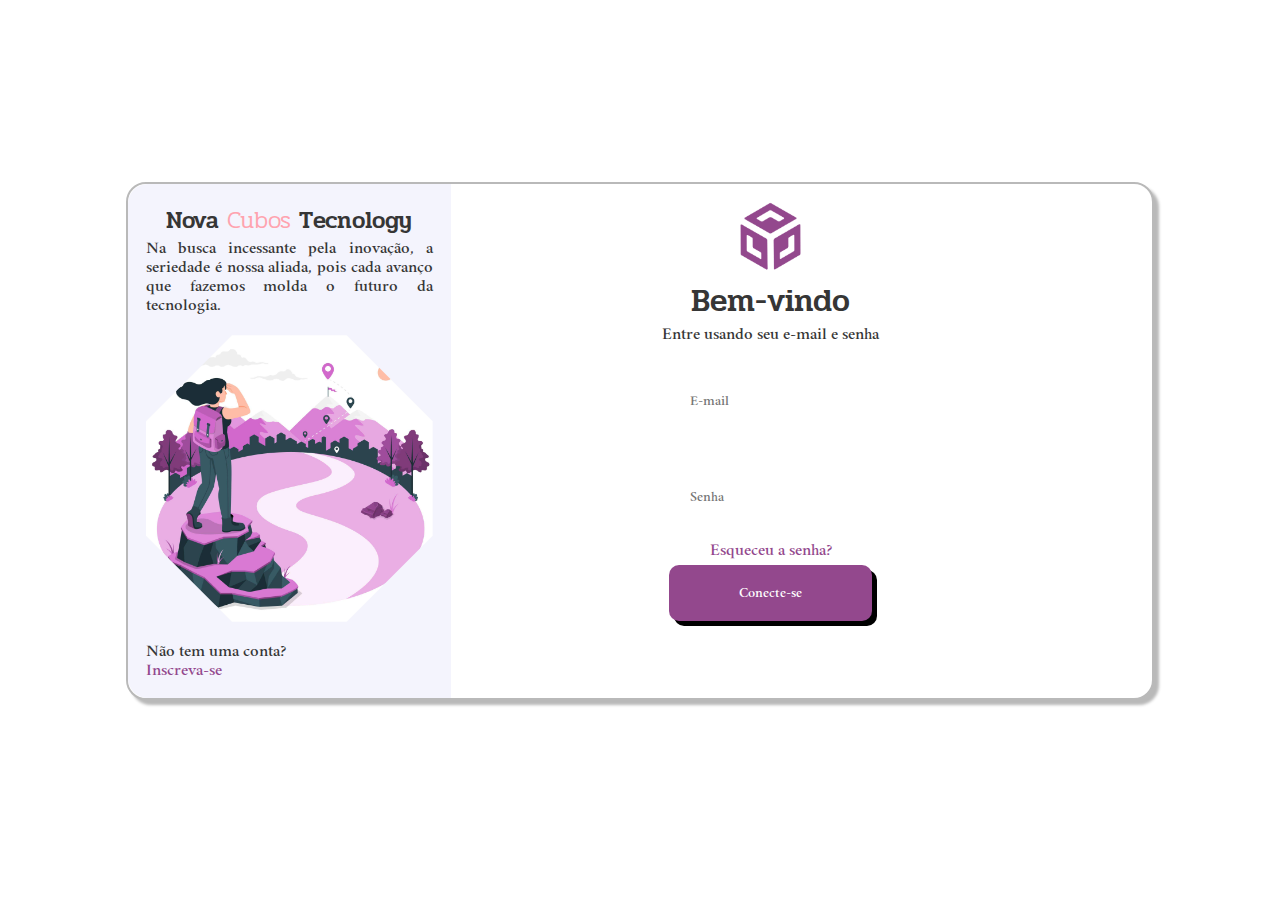
<file: projeto01/cubo01.html>
<!DOCTYPE html>
<html lang="PT-BR">

<head>
    <meta charset="UTF-8">
    <meta name="viewport" content="width=device-width, initial-scale=1.0">
    <meta name="author" content="Gustavo André">
    <meta name="keywords" content="html, css">
    <meta name="description" content="Página de Landing Pages">
    <title>Cubos</title>

    <link rel="stylesheet" href="estilo.css">
    <link rel="shortcut icon" href="imagens/favicon-16x16.png" type="image/x-icon">

    <link rel="preconnect" href="https://fonts.googleapis.com">
    <link rel="preconnect" href="https://fonts.gstatic.com" crossorigin>
    <link href="https://fonts.googleapis.com/css2?family=Pridi:wght@200;300;400;500;600;700&display=swap" rel="stylesheet">
</head>

<body>
    <div class="container">
        <menu class="principal column">
            <header>
                <h2>Nova <span>Cubos</span> Tecnology</h2>
                <p class="conteudo">Na busca incessante pela inovação, a seriedade é nossa aliada, pois cada avanço que
                    fazemos molda o
                    futuro da tecnologia.</p>
            </header>

            <img src="imagens/viagem.jpg" alt="Ilustração da empresa" class="ilustracao">

            <footer>
                <p>Não tem uma conta?</p>
                <a class="Inscrever" href="cubo02.html" target="_blank">Inscreva-se</a>
            </footer>
        </menu>

        <main class="column">
            <header>
                <img src="imagens/cube.png" alt="Logo da empresa" class="logo">
                <h1>Bem-vindo</h1>
                <p>Entre usando seu e-mail e senha</p>
            </header>

            <form action="#" method="post">

                <div class="input-container">
                    <input type="email" class="input-field" placeholder="E-mail" required>
                    <label class="username-label" for="input-field">E-mail</label>
                    <img src="imagens/user.png" alt="Usuário" class="userIcon">
                </div>

                <div class="input-container">
                    <input type="password" name="senha" class="input-field" placeholder="Senha" required>
                    <label class="username-label" for="input-field">Senha</label>
                    <img src="imagens/password.png" alt="Cadeado" class="userIcon">
                </div>

            </form>
            <p class="aviso"><a href="#">Esqueceu a senha?</a></p>

            <button type="submit" id="btn">Conecte-se</button>
        </main>
    </div>
</body>

</html>
</file>
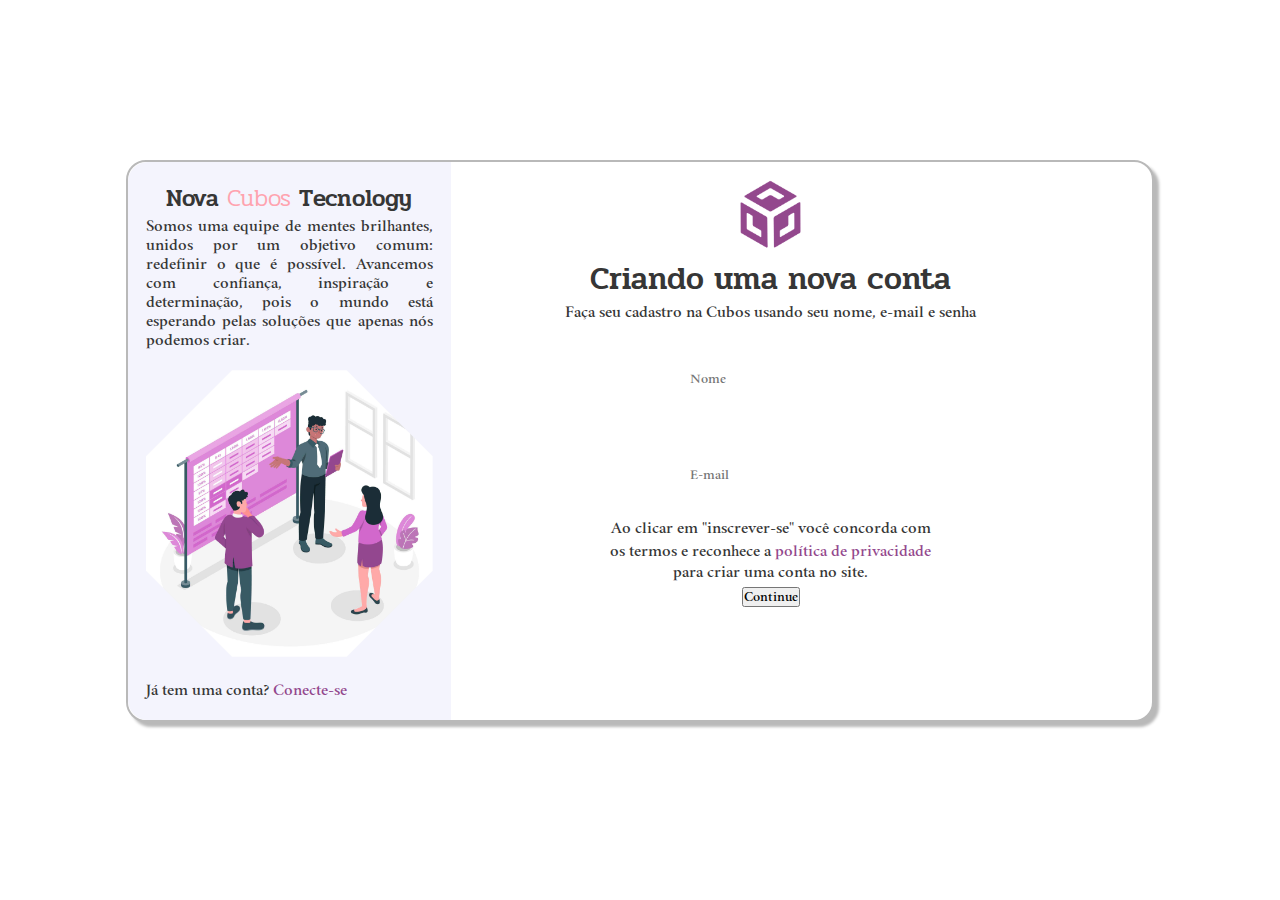
<file: projeto01/cubo02.html>
<!DOCTYPE html>
<html lang="PT-BR">

<head>
    <meta charset="UTF-8">
    <meta name="viewport" content="width=device-width, initial-scale=1.0">
    <meta name="author" content="Gustavo André">
    <meta name="keywords" content="html, css">
    <meta name="description" content="Página de Landing Pages">
    <title>Página de Login</title>

    <link rel="stylesheet" href="estilo.css">
    <link rel="shortcut icon" href="imagens/cube.png" type="image/x-icon">

    <link rel="preconnect" href="https://fonts.googleapis.com">
    <link rel="preconnect" href="https://fonts.gstatic.com" crossorigin>
    <link href="https://fonts.googleapis.com/css2?family=Pridi:wght@200;300;400;500;600;700&display=swap" rel="stylesheet">
</head>

<body>
    <div class="container">
        <menu class="principal column">
            <header>
                <h2>Nova <span>Cubos</span> Tecnology</h2>
                <p class="conteudo">Somos uma equipe de mentes brilhantes, unidos por um objetivo comum: redefinir o que
                    é possível.
                    Avancemos com confiança, inspiração e determinação, pois o mundo está esperando pelas soluções que
                    apenas nós podemos criar.</p>
            </header>

            <img src="imagens/negocio.jpg" alt="Ilustração da empresa" class="ilustracao">

            <footer>
                <p>Já tem uma conta? <span><a href="cubo.html" target="_self">Conecte-se</a></span></p>
            </footer>
        </menu>

        <main class="column secundario">
            <header>
                <img src="imagens/cube.png" alt="Logo da empresa" class="logo">
                <h1>Criando uma nova conta</h1>
                <p>Faça seu cadastro na Cubos usando seu nome, e-mail e senha</p>
            </header>

            <form action="#" method="post">

                <div class="input-container">
                    <input type="text" name="nome" class="input-field" placeholder="Nome" required>
                    <label class="username-label" for="input-field">Nome</label>
                </div>

                <div class="input-container">
                    <input type="email" name="email" class="input-field" placeholder="E-mail" required>
                    <label class="username-label" for="input-field">E-mail</label>
                </div>

            </form>
            <p class="aviso">Ao clicar em "inscrever-se" você concorda com os termos e reconhece a <span><a
                        href="#">política de privacidade</a></span> para criar uma conta no site.</p>

            <a href="#"><input type="button" value="Continue"></a>
        </main>
</body>

</html>
</file>
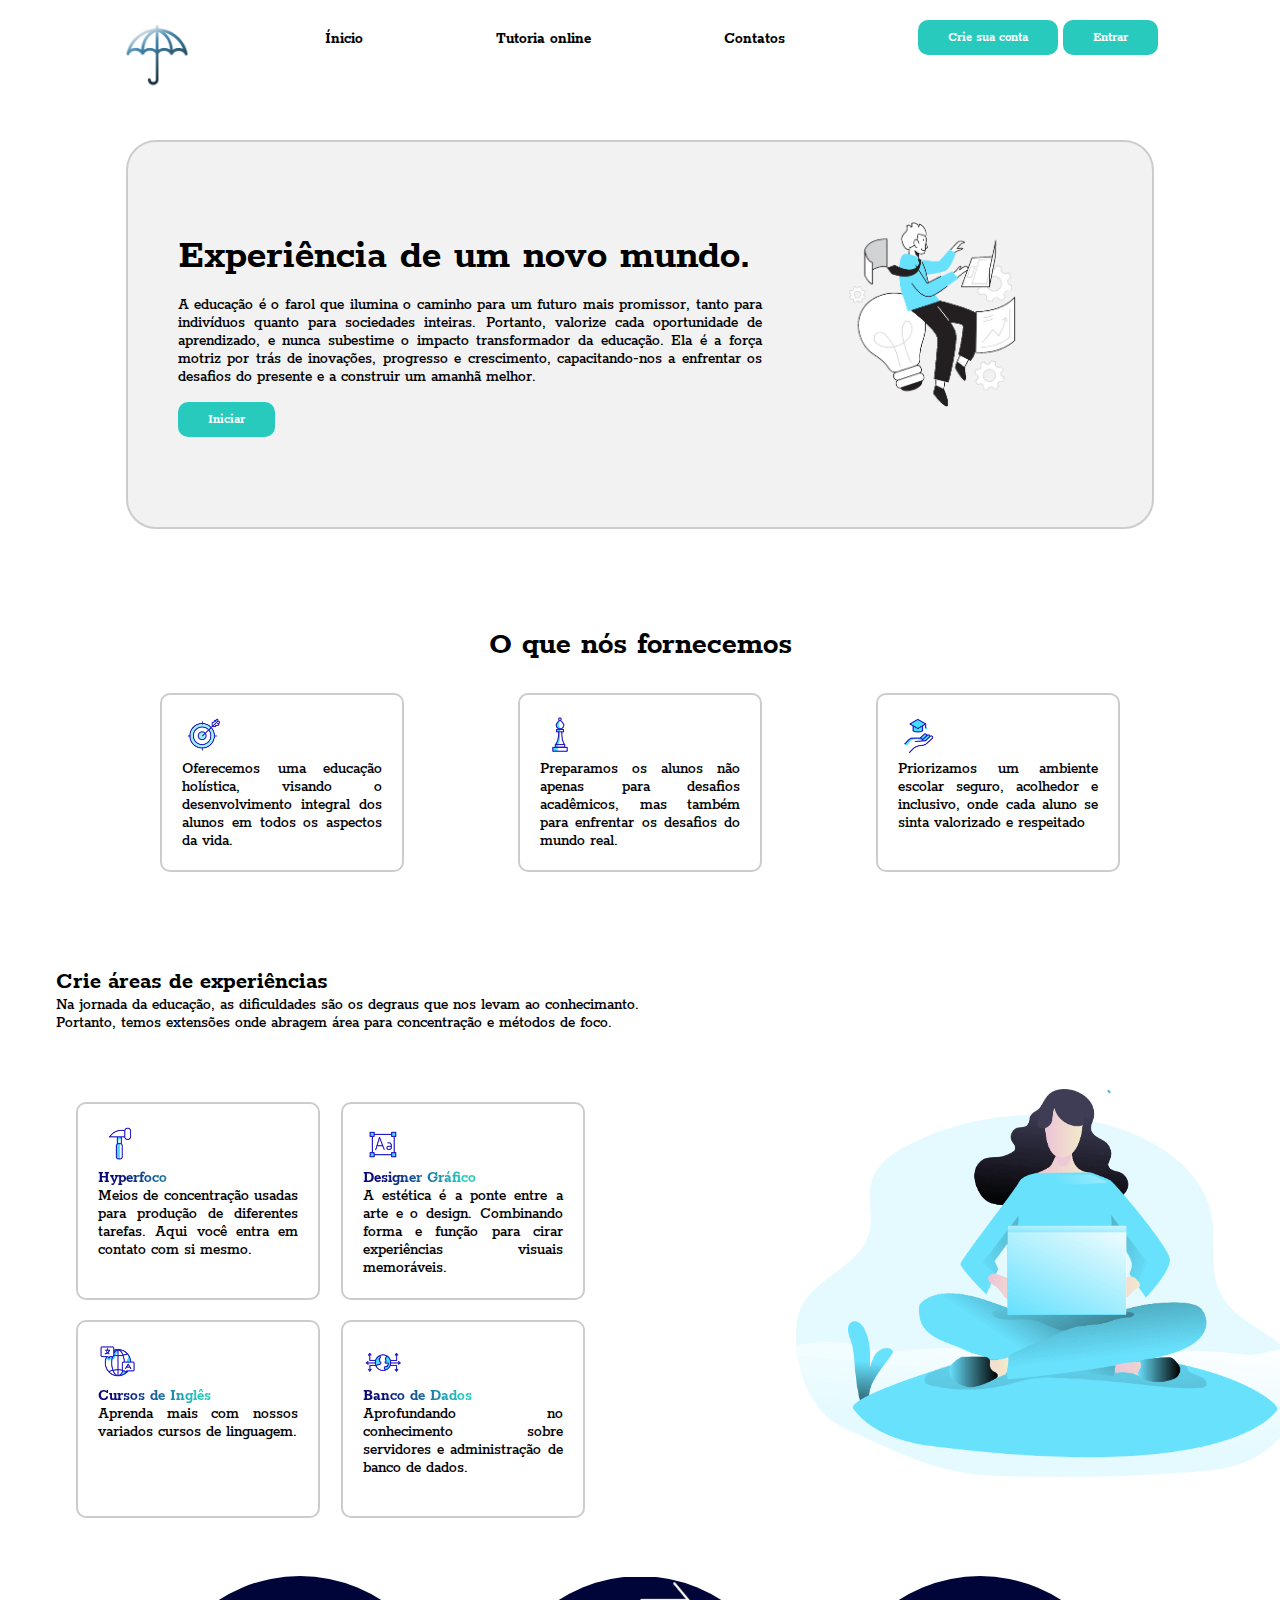
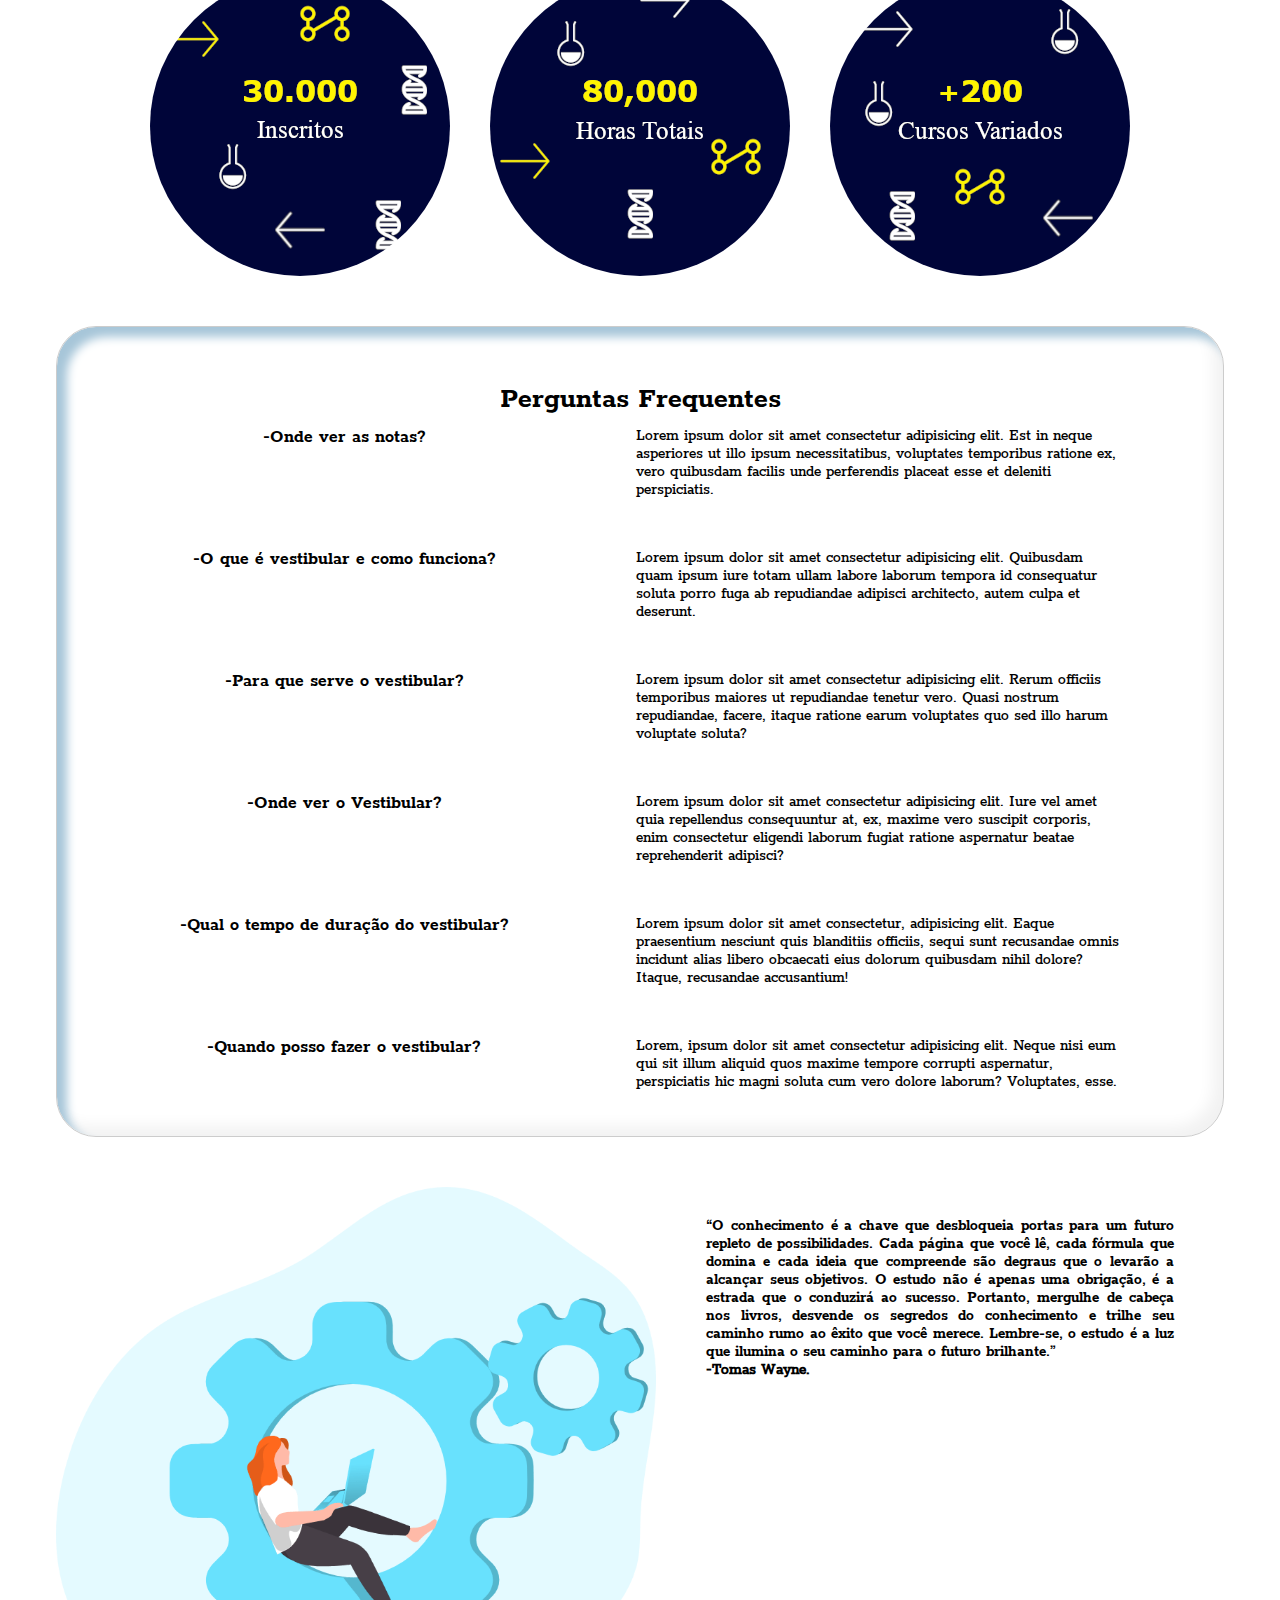
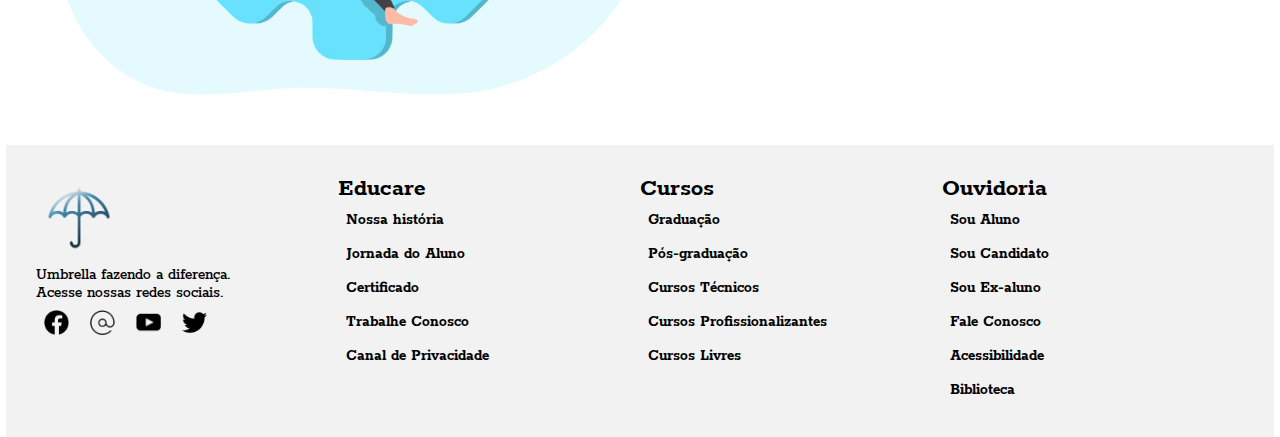
<file: projeto03/umbrella.html>
<!DOCTYPE html>
<html lang="PT-BR">

<head>
    <meta charset="UTF-8">
    <meta name="viewport" content="width=device-width, initial-scale=1.0">
    <meta name="author" content="Gustavo André">
    <meta name="keywords" content="html, css">
    <meta name="description" content="Página de Landing Pages">
    <title>Umbrella Education</title>

    <link rel="stylesheet" href="estilo.css">
    <link rel="shortcut icon" href="imagens/logo.png" type="image/x-icon">
</head>

<body>
    <header>
        <menu>
            <img id="logo" class="logo" src="imagens/logo.png" alt="Logo Umbrella">

            <a class="guias" href="#">Ínicio</a>
            <a class="guias" href="#">Tutoria online</a>
            <a class="guias" href="#">Contatos</a>

            <div>
                <button id="btn" class="btn">Crie sua conta</button>
                <button class="btn">Entrar</button>
            </div>
        </menu>

        <main>
            <div id="conteudo">
                <h1>Experiência de um novo mundo.</h1>
                <p>A educação é o farol que ilumina o caminho para um futuro mais promissor, tanto para indivíduos
                    quanto
                    para sociedades inteiras. Portanto, valorize cada oportunidade de aprendizado, e nunca subestime o
                    impacto transformador da educação. Ela é a força motriz por trás de inovações, progresso e
                    crescimento,
                    capacitando-nos a enfrentar os desafios do presente e a construir um amanhã melhor.
                </p>
                <button class="btn">Iniciar</button>
            </div>

            <figure><img src="imagens/inovação.png" alt="Personagem flutuante."></figure>
        </main>
    </header>

    <section>
        <h2 class="assunto">O que nós fornecemos</h2>

        <div class="seçao">
            <span class="segmentos">
                <img src="imagens/alvo.png" alt="Ilustração de alvo.">
                <p>Oferecemos uma educação holística, visando o desenvolvimento integral dos alunos em todos os aspectos da vida.</p>
            </span>

            <span class="segmentos">
                <img src="imagens/peça-xadrex.png" alt="Ilustração de peça-xadrex.">
                <p>Preparamos os alunos não apenas para desafios acadêmicos, mas também para enfrentar os desafios do mundo real.</p>
            </span>

            <span class="segmentos">
                <img src="imagens/simbol-education.png" alt="Ilustração de chapéu sobre a mão.">
                <p>Priorizamos um ambiente escolar seguro, acolhedor e inclusivo, onde cada aluno se sinta valorizado e respeitado</p>
            </span>
        </div>
    </section>

    <section>
        <header>
            <h2>Crie áreas de experiências</h2>
            <p>Na jornada da educação, as dificuldades são os degraus que nos levam ao conhecimanto.<br> Portanto, temos
                extensões onde abragem área para concentração e métodos de foco.</p>
        </header>

        <div class="subdivisao">
            <div class="areas">
                <span class="segmentos">
                    <img src="imagens/martelo.png" alt="Figura de um martelo">
                    <h4>Hyperfoco</h4>
                    <p>Meios de concentração usadas para produção de diferentes tarefas. Aqui você entra em contato com si mesmo.</p>
                </span>

                <span class="segmentos">
                    <img src="imagens/edição.png" alt="Figura de edição">
                    <h4>Designer Gráfico</h4>
                    <p>A estética é a ponte entre a arte e o design. Combinando forma e função para cirar experiências visuais memoráveis.</p>
                </span>

                <span class="segmentos">
                    <img src="imagens/linguagem.png" alt="Figura de planeta e linguagem">
                    <h4>Cursos de Inglês</h4>
                    <p>Aprenda mais com nossos variados cursos de linguagem.</p>
                </span>

                <span class="segmentos">
                    <img src="imagens/rede-global.png" alt="Figura de banco de dados">
                    <h4>Banco de Dados</h4>
                    <p>Aprofundando no conhecimento sobre servidores e administração de banco de dados.</p>
                </span>
            </div>

            <div class="container">
                <img src="imagens/working.png" alt="Personagem usando notebook.">
            </div>
        </div>
    </section>

    <figure>
        <img src="imagens/dados1.png" alt="Demonstração de dados da organização">
        <img src="imagens/dados2.png" alt="Demonstração de dados da organização">
        <img src="imagens/dados3.png" alt="Demonstração de dados da organização">
    </figure>

    <aside>
        <h2>Perguntas Frequentes</h2>

        <div class="perguntas">
            <h3>-Onde ver as notas?</h3>
            <p>Lorem ipsum dolor sit amet consectetur adipisicing elit. Est in neque asperiores ut illo ipsum
                necessitatibus, voluptates temporibus ratione ex, vero quibusdam facilis unde perferendis placeat esse
                et deleniti perspiciatis.</p>

            <h3>-O que é vestibular e como funciona?</h3>
            <p>Lorem ipsum dolor sit amet consectetur adipisicing elit. Quibusdam quam ipsum iure totam ullam labore
                laborum tempora id consequatur soluta porro fuga ab repudiandae adipisci architecto, autem culpa et
                deserunt.</p>

            <h3>-Para que serve o vestibular?</h3>
            <p>Lorem ipsum dolor sit amet consectetur adipisicing elit. Rerum officiis temporibus maiores ut repudiandae
                tenetur vero. Quasi nostrum repudiandae, facere, itaque ratione earum voluptates quo sed illo harum
                voluptate soluta?</p>

            <h3>-Onde ver o Vestibular?</h3>
            <p>Lorem ipsum dolor sit amet consectetur adipisicing elit. Iure vel amet quia repellendus consequuntur at,
                ex, maxime vero suscipit corporis, enim consectetur eligendi laborum fugiat ratione aspernatur beatae
                reprehenderit adipisci?</p>

            <h3>-Qual o tempo de duração do vestibular?</h3>
            <p>Lorem ipsum dolor sit amet consectetur, adipisicing elit. Eaque praesentium nesciunt quis blanditiis
                officiis, sequi sunt recusandae omnis incidunt alias libero obcaecati eius dolorum quibusdam nihil
                dolore? Itaque, recusandae accusantium!</p>

            <h3>-Quando posso fazer o vestibular?</h3>
            <p>Lorem, ipsum dolor sit amet consectetur adipisicing elit. Neque nisi eum qui sit illum aliquid quos
                maxime tempore corrupti aspernatur, perspiciatis hic magni soluta cum vero dolore laborum? Voluptates,
                esse.</p>
        </div>
    </aside>

    <article>
        <img src="imagens/engrenagem.png" alt="Personagem sobre engrenagem.">
        <blockquote cite="...">
            <q>O conhecimento é a chave que desbloqueia portas para um futuro repleto de possibilidades. Cada página que
                você lê, cada fórmula que domina e cada ideia que compreende são degraus que o levarão a alcançar seus
                objetivos. O estudo não é apenas uma obrigação, é a estrada que o conduzirá ao sucesso. Portanto,
                mergulhe de cabeça nos livros, desvende os segredos do conhecimento e trilhe seu caminho rumo ao êxito
                que você merece. Lembre-se, o estudo é a luz que ilumina o seu caminho para o futuro brilhante.</q>
            <p>-Tomas Wayne.</p>
        </blockquote>
    </article>

    <footer>
        <div id="rodape">
            <img class="logo" src="imagens/logo.png" alt="Logo Umbrella">
            <p>Umbrella fazendo a diferença. Acesse nossas redes sociais.</p>
            <a href="#"><img src="imagens/facebook.png" alt="Logo Facebook"></a>
            <a href="#"><img src="imagens/arroba.png" alt="Logo E-mail"></a>
            <a href="#"><img src="imagens/youtube.png" alt="Logo Youtube"></a>
            <a href="#"><img src="imagens/twitter.png" alt="Logo Tiwtter"></a>
        </div>

        <div class="rodape">
            <h3>Educare</h3>
            <a href="#">Nossa história</a>
            <a href="#">Jornada do Aluno</a>
            <a href="#">Certificado</a>
            <a href="#">Trabalhe Conosco</a>
            <a href="#">Canal de Privacidade</a>
        </div>

        <div class="rodape">
            <h3>Cursos</h3>
            <a href="#">Graduação</a>
            <a href="#">Pós-graduação</a>
            <a href="#">Cursos Técnicos</a>
            <a href="#">Cursos Profissionalizantes</a>
            <a href="#">Cursos Livres</a>
        </div>

        <div class="rodape">
            <h3>Ouvidoria</h3>
            <a href="#">Sou Aluno</a>
            <a href="#">Sou Candidato</a>
            <a href="#">Sou Ex-aluno</a>
            <a href="#">Fale Conosco</a>
            <a href="#">Acessibilidade</a>
            <a href="#">Biblioteca</a>
        </div>
    </footer>
</body>
</html>
</file>
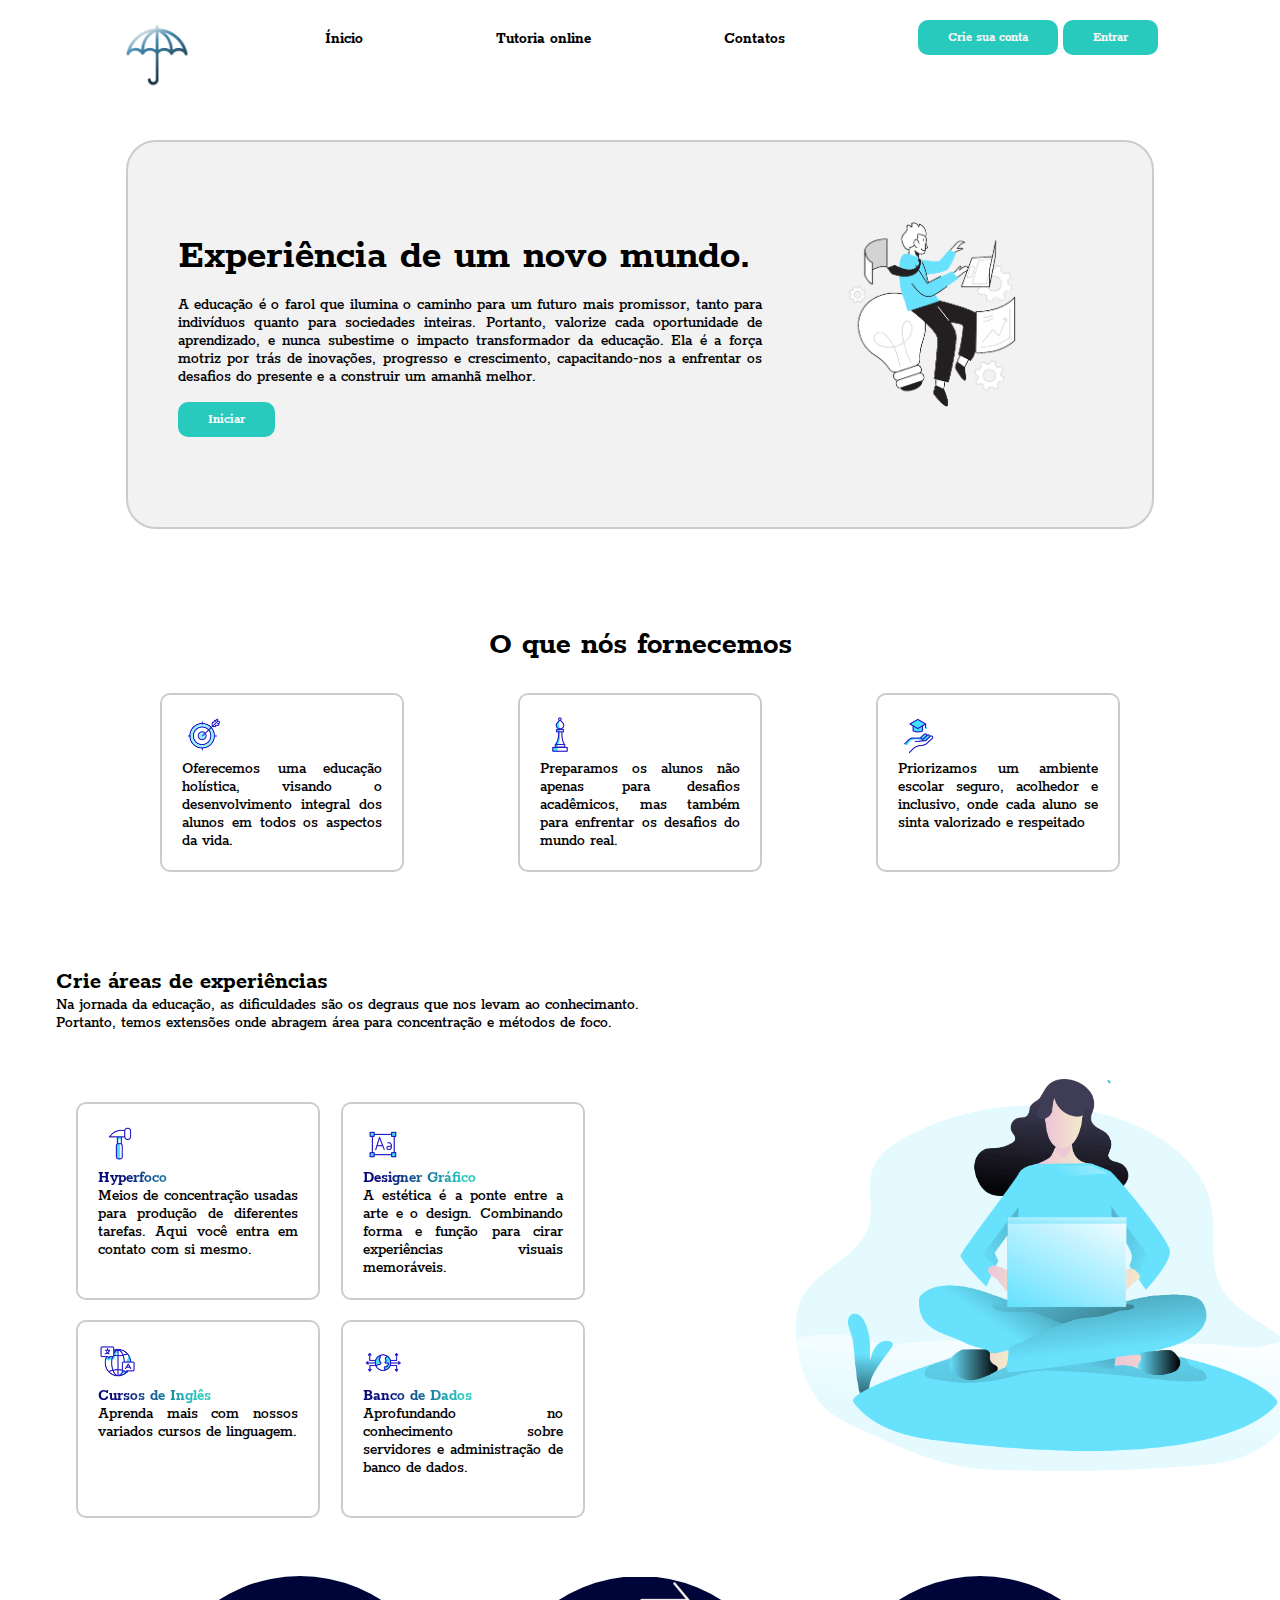
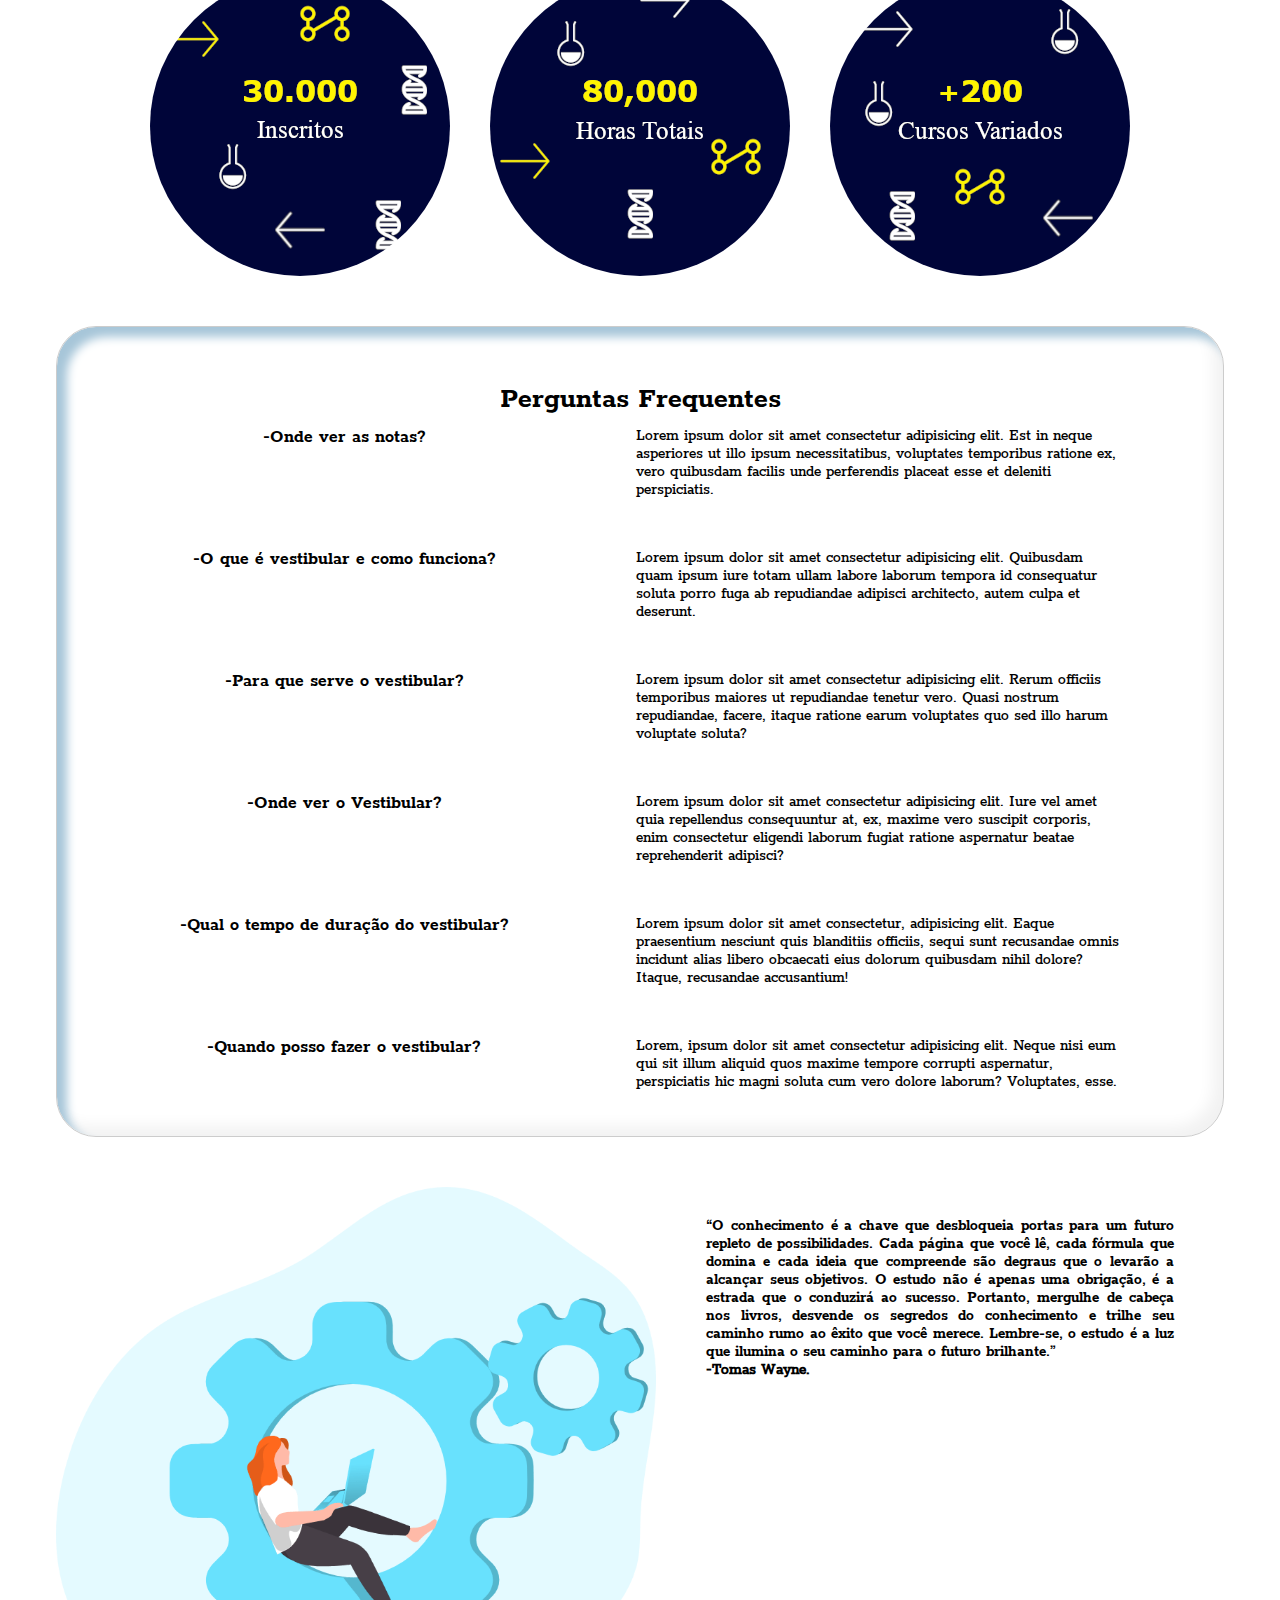
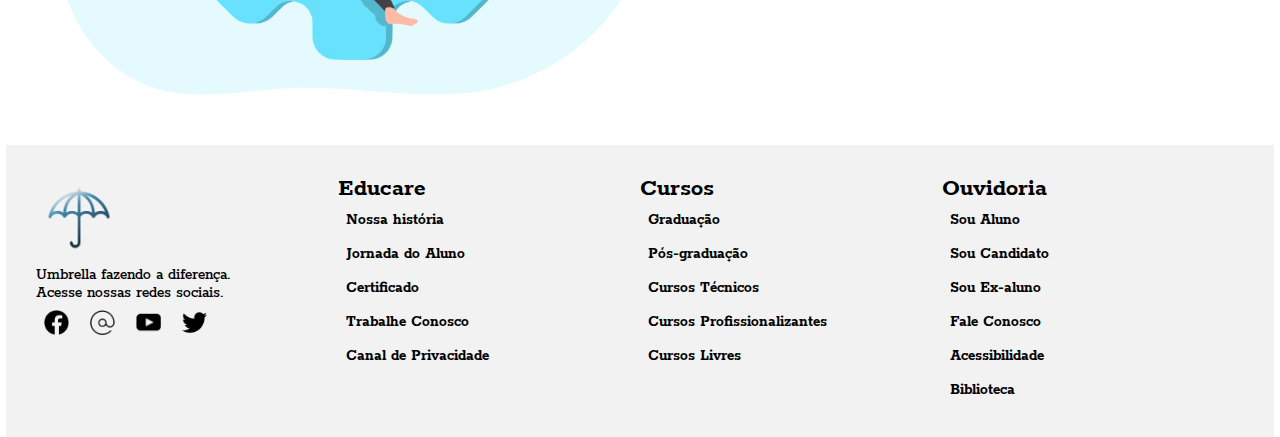
<file: projeto04/umbrella.html>
<!DOCTYPE html>
<html lang="PT-BR">

<head>
    <meta charset="UTF-8">
    <meta name="viewport" content="width=device-width, initial-scale=1.0">
    <meta name="author" content="Gustavo André">
    <meta name="keywords" content="html, css">
    <meta name="description" content="Página de Landing Pages">
    <title>Umbrulla Education</title>

    <link rel="stylesheet" href="estilo04.css">
    <link rel="shortcut icon" href="imagens04/logo.png" type="image/x-icon">
</head>

<body>
    <header>
        <menu>
            <img id="logo" class="logo" src="imagens04/logo.png" alt="Logo Umbrella">

            <a class="guias" href="#">Ínicio</a>
            <a class="guias" href="#">Tutoria online</a>
            <a class="guias" href="#">Contatos</a>

            <div>
                <button id="btn" class="btn">Crie sua conta</button>
                <button class="btn">Entrar</button>
            </div>
        </menu>

        <main>
            <div id="conteudo">
                <h1>Experiência de um novo mundo.</h1>
                <p>A educação é o farol que ilumina o caminho para um futuro mais promissor, tanto para indivíduos
                    quanto
                    para sociedades inteiras. Portanto, valorize cada oportunidade de aprendizado, e nunca subestime o
                    impacto transformador da educação. Ela é a força motriz por trás de inovações, progresso e
                    crescimento,
                    capacitando-nos a enfrentar os desafios do presente e a construir um amanhã melhor.
                </p>
                <button class="btn">Iniciar</button>
            </div>

            <figure><img src="imagens04/inovação.png" alt="Personagem flutuante."></figure>
        </main>
    </header>

    <section>
        <h2 class="assunto">O que nós fornecemos</h2>

        <div class="seçao">
            <span class="segmentos">
                <img src="imagens04/alvo.png" alt="Ilustração de alvo.">
                <p>Oferecemos uma educação holística, visando o desenvolvimento integral dos alunos em todos os aspectos da vida.</p>
            </span>

            <span class="segmentos">
                <img src="imagens04/peça-xadrex.png" alt="Ilustração de peça-xadrex.">
                <p>Preparamos os alunos não apenas para desafios acadêmicos, mas também para enfrentar os desafios do mundo real.</p>
            </span>

            <span class="segmentos">
                <img src="imagens04/simbol-education.png" alt="Ilustração de chapéu sobre a mão.">
                <p>Priorizamos um ambiente escolar seguro, acolhedor e inclusivo, onde cada aluno se sinta valorizado e respeitado</p>
            </span>
        </div>
    </section>

    <section>
        <header>
            <h2>Crie áreas de experiências</h2>
            <p>Na jornada da educação, as dificuldades são os degraus que nos levam ao conhecimanto.<br> Portanto, temos
                extensões onde abragem área para concentração e métodos de foco.</p>
        </header>

        <div class="subdivisao">
            <div class="areas">
                <span class="segmentos">
                    <img src="imagens04/martelo.png" alt="Figura de um martelo">
                    <h4>Hyperfoco</h4>
                    <p>Meios de concentração usadas para produção de diferentes tarefas. Aqui você entra em contato com si mesmo.</p>
                </span>

                <span class="segmentos">
                    <img src="imagens04/edição.png" alt="Figura de edição">
                    <h4>Designer Gráfico</h4>
                    <p>A estética é a ponte entre a arte e o design. Combinando forma e função para cirar experiências visuais memoráveis.</p>
                </span>

                <span class="segmentos">
                    <img src="imagens04/linguagem.png" alt="Figura de planeta e linguagem">
                    <h4>Cursos de Inglês</h4>
                    <p>Aprenda mais com nossos variados cursos de linguagem.</p>
                </span>

                <span class="segmentos">
                    <img src="imagens04/rede-global.png" alt="Figura de banco de dados">
                    <h4>Banco de Dados</h4>
                    <p>Aprofundando no conhecimento sobre servidores e administração de banco de dados.</p>
                </span>
            </div>

            <div class="container">
                <img src="imagens04/working.png" alt="Personagem usando notebook.">
            </div>
        </div>
    </section>

    <figure>
        <img src="imagens04/dados1.png" alt="Demonstração de dados da organização">
        <img src="imagens04/dados2.png" alt="Demonstração de dados da organização">
        <img src="imagens04/dados3.png" alt="Demonstração de dados da organização">
    </figure>

    <aside>
        <h2>Perguntas Frequentes</h2>

        <div class="perguntas">
            <h3>-Onde ver as notas?</h3>
            <p>Lorem ipsum dolor sit amet consectetur adipisicing elit. Est in neque asperiores ut illo ipsum
                necessitatibus, voluptates temporibus ratione ex, vero quibusdam facilis unde perferendis placeat esse
                et deleniti perspiciatis.</p>

            <h3>-O que é vestibular e como funciona?</h3>
            <p>Lorem ipsum dolor sit amet consectetur adipisicing elit. Quibusdam quam ipsum iure totam ullam labore
                laborum tempora id consequatur soluta porro fuga ab repudiandae adipisci architecto, autem culpa et
                deserunt.</p>

            <h3>-Para que serve o vestibular?</h3>
            <p>Lorem ipsum dolor sit amet consectetur adipisicing elit. Rerum officiis temporibus maiores ut repudiandae
                tenetur vero. Quasi nostrum repudiandae, facere, itaque ratione earum voluptates quo sed illo harum
                voluptate soluta?</p>

            <h3>-Onde ver o Vestibular?</h3>
            <p>Lorem ipsum dolor sit amet consectetur adipisicing elit. Iure vel amet quia repellendus consequuntur at,
                ex, maxime vero suscipit corporis, enim consectetur eligendi laborum fugiat ratione aspernatur beatae
                reprehenderit adipisci?</p>

            <h3>-Qual o tempo de duração do vestibular?</h3>
            <p>Lorem ipsum dolor sit amet consectetur, adipisicing elit. Eaque praesentium nesciunt quis blanditiis
                officiis, sequi sunt recusandae omnis incidunt alias libero obcaecati eius dolorum quibusdam nihil
                dolore? Itaque, recusandae accusantium!</p>

            <h3>-Quando posso fazer o vestibular?</h3>
            <p>Lorem, ipsum dolor sit amet consectetur adipisicing elit. Neque nisi eum qui sit illum aliquid quos
                maxime tempore corrupti aspernatur, perspiciatis hic magni soluta cum vero dolore laborum? Voluptates,
                esse.</p>
        </div>
    </aside>

    <article>
        <img src="imagens04/engrenagem.png" alt="Personagem sobre engrenagem.">
        <blockquote cite="...">
            <q>O conhecimento é a chave que desbloqueia portas para um futuro repleto de possibilidades. Cada página que
                você lê, cada fórmula que domina e cada ideia que compreende são degraus que o levarão a alcançar seus
                objetivos. O estudo não é apenas uma obrigação, é a estrada que o conduzirá ao sucesso. Portanto,
                mergulhe de cabeça nos livros, desvende os segredos do conhecimento e trilhe seu caminho rumo ao êxito
                que você merece. Lembre-se, o estudo é a luz que ilumina o seu caminho para o futuro brilhante.</q>
            <p>-Tomas Wayne.</p>
        </blockquote>
    </article>

    <footer>
        <div id="rodape">
            <img class="logo" src="imagens04/logo.png" alt="Logo Umbrella">
            <p>Umbrella fazendo a diferença. Acesse nossas redes sociais.</p>
            <a href="#"><img src="imagens04/facebook.png" alt="Logo Facebook"></a>
            <a href="#"><img src="imagens04/arroba.png" alt="Logo E-mail"></a>
            <a href="#"><img src="imagens04/youtube.png" alt="Logo Youtube"></a>
            <a href="#"><img src="imagens04/twitter.png" alt="Logo Tiwtter"></a>
        </div>

        <div class="rodape">
            <h3>Educare</h3>
            <a href="#">Nossa história</a>
            <a href="#">Jornada do Aluno</a>
            <a href="#">Certificado</a>
            <a href="#">Trabalhe Conosco</a>
            <a href="#">Canal de Privacidade</a>
        </div>

        <div class="rodape">
            <h3>Cursos</h3>
            <a href="#">Graduação</a>
            <a href="#">Pós-graduação</a>
            <a href="#">Cursos Técnicos</a>
            <a href="#">Cursos Profissionalizantes</a>
            <a href="#">Cursos Livres</a>
        </div>

        <div class="rodape">
            <h3>Ouvidoria</h3>
            <a href="#">Sou Aluno</a>
            <a href="#">Sou Candidato</a>
            <a href="#">Sou Ex-aluno</a>
            <a href="#">Fale Conosco</a>
            <a href="#">Acessibilidade</a>
            <a href="#">Biblioteca</a>
        </div>
    </footer>
</body>
</html>
</file>
<file: projeto01/estilo.css>
@charset "UTF-8";

@font-face {
    font-family: 'Comprehension';
    src: url(fonts/comprehension/Comprehension-SemiBold.otf) format(opentype);
}

* {
    margin: 0;
    padding: 0;
    font-family: "Comprehension", serif;
}

body {
    display: flex;
    justify-content: center;
    align-self: center;
    height: 98vh;
}

.container {
    border: 2px solid #b9b9b9;
    border-radius: 20px;
    background-color: #fff;
    box-shadow: 5px 5px 3px #b9b9b9;

    color: #363636;
    display: grid;
    grid-template-columns: 40% 60%;
    justify-content: center;
    max-width: 80%;
    margin: auto;
}

.column {
    border-top-left-radius: 20px;
    border-bottom-left-radius: 20px;

    padding: 18px;
    text-align: center;
    width: 70%;
}

h1 {
    font-size: 2rem;
    font-weight: 500;
    font-family: "Pridi", serif;
    font-style: normal;
}

h2 {
    font-size: 1.5rem;
    font-weight: 500;
    font-family: "Pridi", serif;
    font-style: normal;
}

span {
    color: #FFA3AF;
    font-weight: 300;
    font-family: "Pridi", serif;
}

a {
    color: #93488d;
    text-decoration: none;
}

a:hover {
    text-decoration: underline;
}

.aviso {
    padding: 5px 50px;
}

.conteudo {
    text-align: justify;
}

#btn {
    background-color: #93488d;
    box-shadow: 5px 5px 0 #000;
    border: none;
    border-radius: 10px;

    color: #fff;
    cursor: pointer;

    margin: 0;
    padding: 20px 70px;
    transition: .3s;
    text-align: center;
}

#btn:active {
    box-shadow: 0 0 0 #000;
    transform: translate(6px, 6px);
}

.principal {
    background-color: #f4f4fd;
    display: grid;
    grid-template-rows: auto auto 10%;
}

.ilustracao {
    clip-path: polygon(30% 0%, 70% 0%, 100% 30%, 100% 70%, 70% 100%, 30% 100%, 0% 70%, 0% 30%);
    width: 100%;
    margin-top: 20px;
    margin-bottom: 20px;
}

.logo {
    width: 15%;
}

footer {
    text-align: start;
}

form {
    max-width: fit-content;
    margin-left: auto;
    margin-right: auto;
}

.input-container {
    display: flex;
    flex-direction: column;
    margin-top: 35px;
    position: relative;
}

.input-field {
    background-color: transparent;
    border: 2px solid #fff;
    border-radius: 10px;

    color: black;
    caret-color: #93488d;
    
    font-weight: 500;
    font-family: 'Comprehension', serif;

    outline: none;
    padding: 12px 15px;
    transition-duration: 0.3s;
}

.username-label {
    position: relative;
    opacity: 0;
    top: -65px;
    color: #000;
    font-size: 14px;
    font-weight: 400;
    font-family: 'Comprehension', serif;
    overflow: hidden;
    transition: 0.3s linear;
    align-self: flex-start;
}

.userIcon {
    position: absolute;
    width: 19px;
    top: -23px;
    opacity: 0;
    transition: 0.3s linear;
}

.input-field:focus~.username-label,
.input-field:valid~.username-label {
    transform: translateX(30px);
    opacity: 1;
}

.input-field:focus~ .userIcon,
.input-field:valid~ .userIcon {
  transform: translateX(8px);
  opacity: 1;
}

.input-field:focus,
.input-field:valid {
    background-color: #ddd;
    transition-duration: .3s;
}

@media screen and (max-width: 800px) {
    body {
        height: auto;
    }

    .container {
        grid-template-columns: 100%;
        grid-template-rows: auto auto;

        border: 2px solid #b9b9b9;
        border-radius: 20px;
        box-shadow: 5px 5px 3px #b9b9b9;
        margin: 40px 5px;
        padding: 20px;
    }

    .principal {
        border-radius: 20px;
        width: auto;
    }

    .column {
        width: auto;
    }

    .logo {
        width: 15%;
    }

    .aviso {
        width: 100%;
        padding: 5px;
    }

    footer a {
        display: block;
        justify-content: flex-start;
    }

    .input-field {
        width: 85%;
    }
}
</file>
<file: projeto03/estilo.css>
@charset "UTF-8";

@font-face {
    font-family: 'rokkitt-bold';
    src: url(fonts/rokkitt/Rokkitt-Bold.ttf) format(truetype);
}

@font-face {
    font-family: 'rokkitt-medium';
    src: url(fonts/rokkitt/Rokkitt-Medium.ttf) format(truetype);
}

* {
    padding: 0;
    margin: 0;
    font-family: 'rokkitt-bold', Georgia, 'Times New Roman', Times, serif;
}

body {
    margin-right: 3.5rem;
    margin-left: 3.5rem;
}

p {
    font-family: 'rokkitt-medium', 'Times New Roman', Times, serif;
}

.logo {
    width: 70px;
}

menu {
    display: flex;
    justify-content: space-around;
    padding-top: 20px;
}

.guias {
    color: #000;
    padding-top: 10px;
    text-decoration: none;
}

.btn {
    background-color: #29CABE;
    border: none;
    border-radius: 10px;

    color: #f9f9f9;
    cursor: pointer;

    padding: 10px 30px;
    transition: .5s;
}

.btn:hover {
    background-color: #007c74;
}

main {
    border-width: 2px;
    border-style: solid;
    border-color: #ccc;
    border-radius: 30px;
    background-color: #f2f2f2;

    padding: 50px;
    margin: 50px 70px;
    columns: 2;
    text-align: justify;
    display: flex;
}

main img {
    width: 90%;
}

#conteudo {
    align-self: center;
    width: 100%;
}

h1 {
    font-size: 42px;
}

:is(main) p {
    margin: 1em 0;
}

section {
    padding-top: 3em;
    padding-bottom: 3em;
}

.assunto {
    text-align: center;
    font-size: 32px;
}

.seçao {
    display: flex;
    justify-content: space-evenly;
    padding-top: 30px;
    gap: 10px;
}

.segmentos {
    border: 2px solid #ccc;
    border-radius: 10px;
    width: 200px;
    color: #000;
    padding: 20px;
    text-decoration: none;
    text-align: justify;
}

.segmentos img {
    width: 40px;
}

.subdivisao {
    display: grid;
    grid-template-columns: 45rem 45%;
    padding: 20px;
}

.areas {
    display: grid;
    grid-template-columns: 34% 34%;
    grid-template-rows: 50% 50%;
    gap: 20px;
    padding-top: 50px;
}

h4 {
    background: linear-gradient(90deg, rgba(9,9,121,1) 10%, rgba(41,202,190,1) 50%);
    background-clip: text;
    color: transparent;
}

.container {
    display: flex;
    justify-content: center;
    align-items: center;
    margin-top: 15px;
}

.container img {
    width: 100%;
    height: 90%;
}

figure {
    display: flex;
    justify-content: center;
    margin: 10px 0 50px 0;
}

figure img {
    border-radius: 50%;
    margin: 0 20px;
    width: 300px;
    height: auto;
}

aside {
    background: #fff;
    border-radius: 40px;
    box-shadow: inset 10px 10px 10px #a7c6d9, inset -10px -10px 15px #f2f2f2;
    border: 1px solid #ccc;

    color: #000;
    padding: 45px;
    margin: 30px auto;
    text-align: center;
}

aside h2 {
    font-size: 30px;
    padding: 10px 30px;
}

.perguntas {
    display: grid;
    grid-template-columns: 45% 45%;
    gap: 50px;
}

.perguntas p {
    text-align: start;
}


.perguntas img {
    margin-top: 20px;
    width: 30px;
}

article {
    display: flex;
    margin: 50px auto;
}

article img {
    border-radius: 30px;
    width: 600px;
}

blockquote {
    margin: 30px 50px;
    text-align: justify;
    width: 70%;
}

blockquote > p {
    font-weight: bolder;
}

footer {
    background-color: #f2f2f2;
    color: #000;
    display: grid;
    grid-template-columns: repeat(4, 25%);
    margin-left: -50px;
    margin-right: -50px;
    padding: 30px;
}

footer img {
    width: 25px;
}

.rodape h3 {
    font-size: 25px;
}

.rodape a {
    color: #000;
    display: block;
    padding: 8px;
    text-decoration: none;
    width: fit-content;
}

.rodape a:hover {
    text-decoration: underline;
}

.rodape a:visited {
    color: #5B83A6;
}

#rodape {
    width: 70%;
}

footer img {
    padding: 8px;
}

@media screen and (max-width: 1200px) {
    body {
        padding: 0;
        margin: 0;
    }

    menu {
        padding: 20px;
    }

    #btn {
        display: none;
    }

    #logo {
        display: none;
    }

    .guias,
    .btn {
        font-size: 14px;
    }

    .btn {
        padding: 8px 12px;
    } 

    main {
        margin: 20px;
        padding: 30px;
        flex-direction: column;
    }

    #conteudo {
        width: auto;
    }

    h1 {
        font-size: 30px;
    }

    section {
        padding: 2rem 20px;
    }

    .seçao {
        display: grid;
        grid-template-rows: repeat(3, 1fr);
        margin-left: auto;
        margin-right: auto;
    }

    .subdivisao, .areas {
        display: flex;
        flex-direction: column;
        align-items: center;
    }

    .segmentos {
        margin-left: 2.5em;
    }

    .segmentos:nth-last-child(even) {
        margin-right: 2.5em;
    }

    .img-container {
        margin-top: 20px;
        margin-bottom: 20px;
    }

    figure {
        display: none;
    }

    aside {
        margin: 12px;
        padding: 35px;
    }

    .perguntas {
        grid-template-columns: 1fr;
        grid-template-rows: repeat(infinity, 20px);
        row-gap: 10px;
    }

    .perguntas h3 {
        text-align: start;
    }

    .perguntas img {
        display: none;
    }

    article {
        margin-top: 30px;
        margin-bottom: 30px;
        flex-direction: column-reverse;
    }

    article img {
        width: auto;
        margin: 10px;
    }

    blockquote {
        width: auto;
        margin: 20px;
    }

    footer {
        display: flex;
        flex-direction: column;
        padding: 15px;
        margin: 0;
    }

    #rodape {
        margin-bottom: 10px;
    }
}
</file>
<file: projeto04/estilo04.css>
@charset "UTF-8";

@font-face {
    font-family: 'rokkitt-bold';
    src: url(fonts04/rokkitt/Rokkitt-Bold.ttf) format(truetype); 
}

@font-face {
    font-family: 'rokkitt-medium';
    src: url(fonts04/rokkitt/Rokkitt-Medium.ttf) format(truetype);
}

* {
    padding: 0;
    margin: 0;
    font-family: 'rokkitt-bold', Georgia, 'Times New Roman', Times, serif;
}

body {
    margin-right: 3.5rem;
    margin-left: 3.5rem;
}

p {
    font-family: 'rokkitt-medium', 'Times New Roman', Times, serif;
}

.logo {
    width: 70px;
}

menu {
    display: flex;
    justify-content: space-around;
    padding-top: 20px;
}

.guias {
    color: #000;
    padding-top: 10px;
    text-decoration: none;
}

.btn {
    background-color: #29CABE;
    border: none;
    border-radius: 10px;

    color: #f9f9f9;
    cursor: pointer;

    padding: 10px 30px;
    transition: .5s;
}

.btn:hover {
    background-color: #007c74;
}

main {
    border-width: 2px;
    border-style: solid;
    border-color: #ccc;
    border-radius: 30px;
    background-color: #f2f2f2;

    padding: 50px;
    margin: 50px 70px;
    columns: 2;
    text-align: justify;
    display: flex;
}

main img {
    width: 90%;
}

#conteudo {
    align-self: center;
    width: 100%;
}

h1 {
    font-size: 42px;
}

:is(main) p {
    margin: 1em 0;
}

section {
    padding-top: 3em;
    padding-bottom: 3em;
}

.assunto {
    text-align: center;
    font-size: 32px;
}

.seçao {
    display: flex;
    justify-content: space-evenly;
    padding-top: 30px;
    gap: 10px;
}

.segmentos {
    border: 2px solid #ccc;
    border-radius: 10px;
    width: 200px;
    color: #000;
    padding: 20px;
    text-decoration: none;
    text-align: justify;
}

.segmentos img {
    width: 40px;
}

.subdivisao {
    display: grid;
    grid-template-columns: 45rem 45%;
    padding: 20px;
}

.areas {
    display: grid;
    grid-template-columns: 34% 34%;
    grid-template-rows: 50% 50%;
    gap: 20px;
    padding-top: 50px;
}

h4 {
    background: linear-gradient(90deg, rgba(9,9,121,1) 10%, rgba(41,202,190,1) 50%);
    background-clip: text;
    color: transparent;
}

.container {
    display: flex;
    justify-content: center;
    align-items: center;
}

.container img {
    width: 100%;
}

figure {
    display: flex;
    justify-content: center;
    margin: 10px 0 50px 0;
}

figure img {
    border-radius: 50%;
    margin: 0 20px;
    width: 300px;
    height: auto;
}

aside {
    background: #fff;
    border-radius: 40px;
    box-shadow: inset 10px 10px 10px #a7c6d9, inset -10px -10px 15px #f2f2f2;
    border: 1px solid #ccc;

    color: #000;
    padding: 45px;
    margin: 30px auto;
    text-align: center;
}

aside h2 {
    font-size: 30px;
    padding: 10px 30px;
}

.perguntas {
    display: grid;
    grid-template-columns: 45% 45%;
    gap: 50px;
}

.perguntas p {
    text-align: start;
}


.perguntas img {
    margin-top: 20px;
    width: 30px;
}

article {
    display: flex;
    margin: 50px auto;
}

article img {
    border-radius: 30px;
    width: 600px;
}

blockquote {
    margin: 30px 50px;
    text-align: justify;
    width: 70%;
}

blockquote > p {
    font-weight: bolder;
}

footer {
    background-color: #f2f2f2;
    color: #000;
    display: grid;
    grid-template-columns: repeat(4, 25%);
    margin-left: -50px;
    margin-right: -50px;
    padding: 30px;
}

footer img {
    width: 25px;
}

.rodape h3 {
    font-size: 25px;
}

.rodape a {
    color: #000;
    display: block;
    padding: 8px;
    text-decoration: none;
    width: fit-content;
}

.rodape a:hover {
    text-decoration: underline;
}

.rodape a:visited {
    color: #5B83A6;
}

#rodape {
    width: 70%;
}

footer img {
    padding: 8px;
}

@media screen and (max-width: 1200px) {
    body {
        padding: 0;
        margin: 0;
    }

    menu {
        padding: 20px;
    }

    #btn {
        display: none;
    }

    #logo {
        display: none;
    }

    .guias,
    .btn {
        font-size: 14px;
    }

    .btn {
        padding: 8px 12px;
    } 

    main {
        margin: 20px;
        padding: 30px;
        flex-direction: column;
    }

    #conteudo {
        width: auto;
    }

    h1 {
        font-size: 30px;
    }

    section {
        padding: 2rem 20px;
    }

    .seçao {
        display: grid;
        grid-template-rows: repeat(3, 1fr);
        margin-left: auto;
        margin-right: auto;
    }

    .subdivisao, .areas {
        display: flex;
        flex-direction: column;
        align-items: center;
    }

    .segmentos {
        margin-left: 2.5em;
    }

    .segmentos:nth-last-child(even) {
        margin-right: 2.5em;
    }

    .img-container {
        margin-top: 20px;
        margin-bottom: 20px;
    }

    figure {
        display: none;
    }

    aside {
        margin: 12px;
        padding: 35px;
    }

    .perguntas {
        grid-template-columns: 1fr;
        grid-template-rows: repeat(infinity, 20px);
        row-gap: 10px;
    }

    .perguntas h3 {
        text-align: start;
    }

    .perguntas img {
        display: none;
    }

    article {
        margin-top: 30px;
        margin-bottom: 30px;
        flex-direction: column-reverse;
    }

    article img {
        width: auto;
        margin: 10px;
    }

    blockquote {
        width: auto;
        margin: 20px;
    }

    footer {
        display: flex;
        flex-direction: column;
        padding: 15px;
        margin: 0;
    }

    #rodape {
        margin-bottom: 10px;
    }
}
</file>
